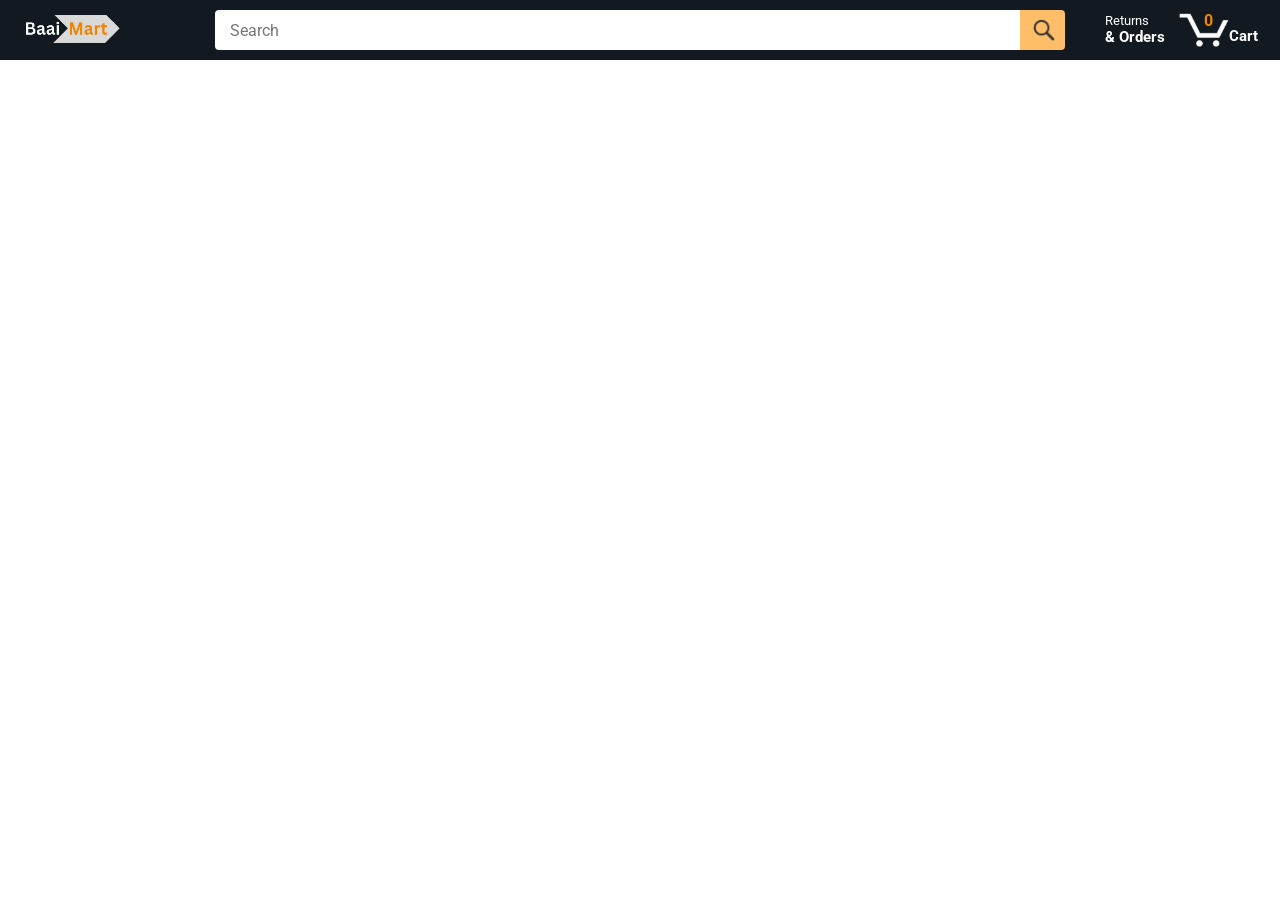
<file: index.html>
<!DOCTYPE html>
<html>
  <head>
    <title>baaimart</title>

    <!-- This code is needed for responsive design to work.
      (Responsive design = make the website look good on
      smaller screen sizes like a phone or a tablet). -->
    <meta name="viewport" content="width=device-width, initial-scale=1">

    <!-- Load a font called Roboto from Google Fonts. -->
    <link rel="preconnect" href="https://fonts.googleapis.com">
    <link rel="preconnect" href="https://fonts.gstatic.com" crossorigin>
    <link href="https://fonts.googleapis.com/css2?family=Roboto:wght@400;500;700&display=swap" rel="stylesheet">

    <!-- Here are the CSS files for this page. -->
    <link rel="stylesheet" href="styles/shared/general.css">
    <link rel="stylesheet" href="styles/shared/amazon-header.css">
    <link rel="stylesheet" href="styles/pages/amazon.css">
  </head>
  <body>
    <div class="amazon-header">
      <div class="amazon-header-left-section">
        <a href="" class="header-link">
          <img class="amazon-logo"
            src="images/amazon-logo-white.png">
          <img class="amazon-mobile-logo"
            src="images/amazon-mobile-logo-white.png">
        </a>
      </div>

      <div class="amazon-header-middle-section">
        <input class="search-bar" type="text" placeholder="Search">

        <button class="search-button">
          <img class="search-icon" src="images/icons/search-icon.png">
        </button>
      </div>

      <div class="amazon-header-right-section">
        <a class="orders-link header-link" href="orders">
          <span class="returns-text">Returns</span>
          <span class="orders-text">& Orders</span>
        </a>

        <a class="cart-link header-link" href="checkout">
          <img class="cart-icon" src="images/icons/cart-icon.png">
          <div class="cart-quantity js-cart-quantity">0</div>
          <div class="cart-text">Cart</div>
        </a>
      </div>
    </div>

    <div class="main">
      <div class="products-grid js-products-grid">
      </div>
    </div>

    <script type="module" src="scripts/amazon.js"></script>
  </body>
</html>
</file>
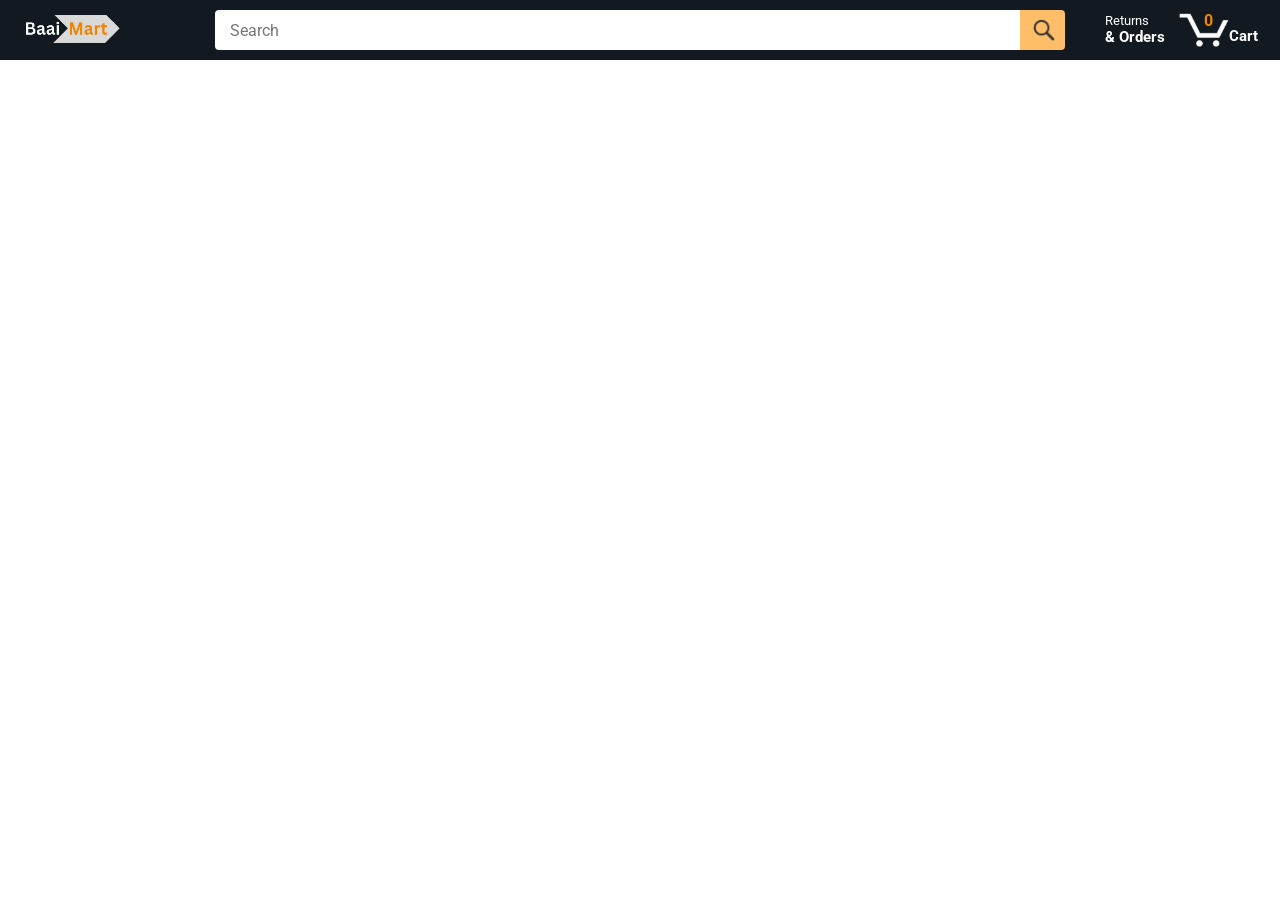
<file: amazon.html>
<!DOCTYPE html>
<html>
  <head>
    <title>Baai Mart</title>

    <!-- This code is needed for responsive design to work.
      (Responsive design = make the website look good on
      smaller screen sizes like a phone or a tablet). -->
    <meta name="viewport" content="width=device-width, initial-scale=1">

    <!-- Load a font called Roboto from Google Fonts. -->
    <link rel="preconnect" href="https://fonts.googleapis.com">
    <link rel="preconnect" href="https://fonts.gstatic.com" crossorigin>
    <link href="https://fonts.googleapis.com/css2?family=Roboto:wght@400;500;700&display=swap" rel="stylesheet">

    <!-- Here are the CSS files for this page. -->
    <link rel="stylesheet" href="styles/shared/general.css">
    <link rel="stylesheet" href="styles/shared/amazon-header.css">
    <link rel="stylesheet" href="styles/pages/amazon.css">
  </head>
  <body>
    <div class="amazon-header">
      <div class="amazon-header-left-section">
        <a href="amazon.html" class="header-link">
          <img class="amazon-logo"
            src="images/amazon-logo-white.png">
          <img class="amazon-mobile-logo"
            src="images/amazon-mobile-logo-white.png">
        </a>
      </div>

      <div class="amazon-header-middle-section">
        <input class="search-bar" type="text" placeholder="Search">

        <button class="search-button">
          <img class="search-icon" src="images/icons/search-icon.png">
        </button>
      </div>

      <div class="amazon-header-right-section">
        <a class="orders-link header-link" href="orders.html">
          <span class="returns-text">Returns</span>
          <span class="orders-text">& Orders</span>
        </a>

        <a class="cart-link header-link" href="checkout.html">
          <img class="cart-icon" src="images/icons/cart-icon.png">
          <div class="cart-quantity js-cart-quantity">0</div>
          <div class="cart-text">Cart</div>
        </a>
      </div>
    </div>

    <div class="main">
      <div class="products-grid js-products-grid">
      </div>
    </div>

    <script type="module" src="scripts/amazon.js"></script>
  </body>
</html>
</file>
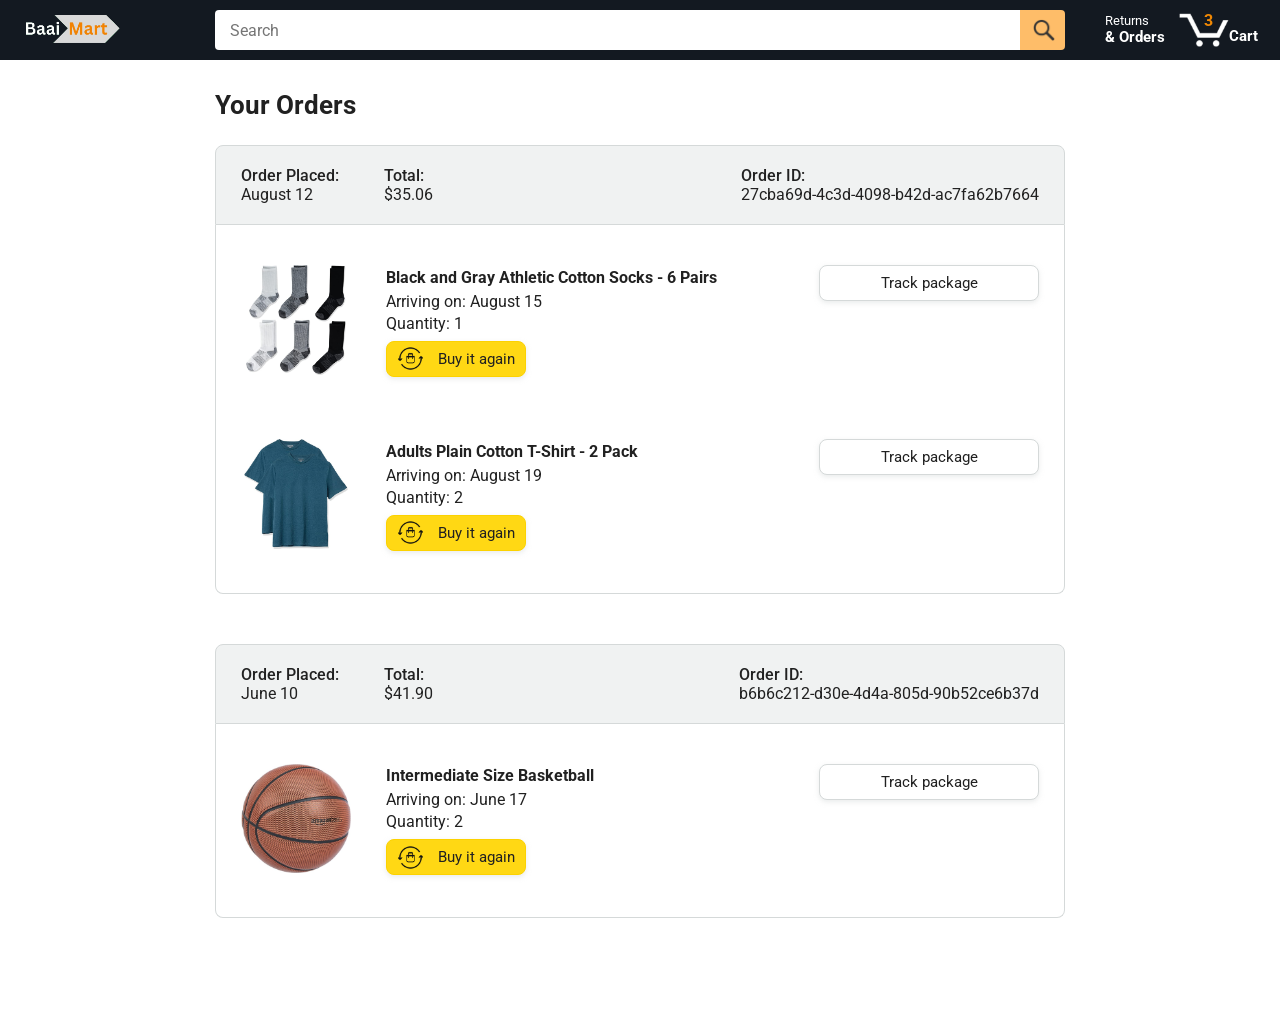
<file: orders.html>
<!DOCTYPE html>
<html>
  <head>
    <title>Orders</title>

    <!-- This code is needed for responsive design to work.
      (Responsive design = make the website look good on
      smaller screen sizes like a phone or a tablet). -->
    <meta name="viewport" content="width=device-width, initial-scale=1">

    <!-- Load a font called Roboto from Google Fonts. -->
    <link rel="preconnect" href="https://fonts.googleapis.com">
    <link rel="preconnect" href="https://fonts.gstatic.com" crossorigin>
    <link href="https://fonts.googleapis.com/css2?family=Roboto:wght@400;500;700&display=swap" rel="stylesheet">

    <!-- Here are the CSS files for this page. -->
    <link rel="stylesheet" href="styles/shared/general.css">
    <link rel="stylesheet" href="styles/shared/amazon-header.css">
    <link rel="stylesheet" href="styles/pages/orders.css">
  </head>
  <body>
    <div class="amazon-header">
      <div class="amazon-header-left-section">
        <a href="index" class="header-link">
          <img class="amazon-logo"
            src="images/amazon-logo-white.png">
          <img class="amazon-mobile-logo"
            src="images/amazon-mobile-logo-white.png">
        </a>
      </div>

      <div class="amazon-header-middle-section">
        <input class="search-bar" type="text" placeholder="Search">

        <button class="search-button">
          <img class="search-icon" src="images/icons/search-icon.png">
        </button>
      </div>

      <div class="amazon-header-right-section">
        <a class="orders-link header-link" href="index">
          <span class="returns-text">Returns</span>
          <span class="orders-text">& Orders</span>
        </a>

        <a class="cart-link header-link" href="checkout">
          <img class="cart-icon" src="images/icons/cart-icon.png">
          <div class="cart-quantity">3</div>
          <div class="cart-text">Cart</div>
        </a>
      </div>
    </div>

    <div class="main">
      <div class="page-title">Your Orders</div>

      <div class="orders-grid">
        <div class="order-container">

          <div class="order-header">
            <div class="order-header-left-section">
              <div class="order-date">
                <div class="order-header-label">Order Placed:</div>
                <div>August 12</div>
              </div>
              <div class="order-total">
                <div class="order-header-label">Total:</div>
                <div>$35.06</div>
              </div>
            </div>

            <div class="order-header-right-section">
              <div class="order-header-label">Order ID:</div>
              <div>27cba69d-4c3d-4098-b42d-ac7fa62b7664</div>
            </div>
          </div>

          <div class="order-details-grid">
            <div class="product-image-container">
              <img src="images/products/athletic-cotton-socks-6-pairs.jpg">
            </div>

            <div class="product-details">
              <div class="product-name">
                Black and Gray Athletic Cotton Socks - 6 Pairs
              </div>
              <div class="product-delivery-date">
                Arriving on: August 15
              </div>
              <div class="product-quantity">
                Quantity: 1
              </div>
              <button class="buy-again-button button-primary">
                <img class="buy-again-icon" src="images/icons/buy-again.png">
                <span class="buy-again-message">Buy it again</span>
              </button>
            </div>

            <div class="product-actions">
              <a href="tracking">
                <button class="track-package-button button-secondary">
                  Track package
                </button>
              </a>
            </div>

            <div class="product-image-container">
              <img src="images/products/adults-plain-cotton-tshirt-2-pack-teal.jpg">
            </div>

            <div class="product-details">
              <div class="product-name">
                Adults Plain Cotton T-Shirt - 2 Pack
              </div>
              <div class="product-delivery-date">
                Arriving on: August 19
              </div>
              <div class="product-quantity">
                Quantity: 2
              </div>
              <button class="buy-again-button button-primary">
                <img class="buy-again-icon" src="images/icons/buy-again.png">
                <span class="buy-again-message">Buy it again</span>
              </button>
            </div>

            <div class="product-actions">
              <a href="tracking">
                <button class="track-package-button button-secondary">
                  Track package
                </button>
              </a>
            </div>
          </div>
        </div>

        <div class="order-container">

          <div class="order-header">
            <div class="order-header-left-section">
              <div class="order-date">
                <div class="order-header-label">Order Placed:</div>
                <div>June 10</div>
              </div>
              <div class="order-total">
                <div class="order-header-label">Total:</div>
                <div>$41.90</div>
              </div>
            </div>

            <div class="order-header-right-section">
              <div class="order-header-label">Order ID:</div>
              <div>b6b6c212-d30e-4d4a-805d-90b52ce6b37d</div>
            </div>
          </div>

          <div class="order-details-grid">
            <div class="product-image-container">
              <img src="images/products/intermediate-composite-basketball.jpg">
            </div>

            <div class="product-details">
              <div class="product-name">
                Intermediate Size Basketball
              </div>
              <div class="product-delivery-date">
                Arriving on: June 17
              </div>
              <div class="product-quantity">
                Quantity: 2
              </div>
              <button class="buy-again-button button-primary">
                <img class="buy-again-icon" src="images/icons/buy-again.png">
                <span class="buy-again-message">Buy it again</span>
              </button>
            </div>

            <div class="product-actions">
              <a href="tracking">
                <button class="track-package-button button-secondary">
                  Track package
                </button>
              </a>
            </div>
          </div>
        </div>
      </div>
    </div>
  </body>
</html>
</file>
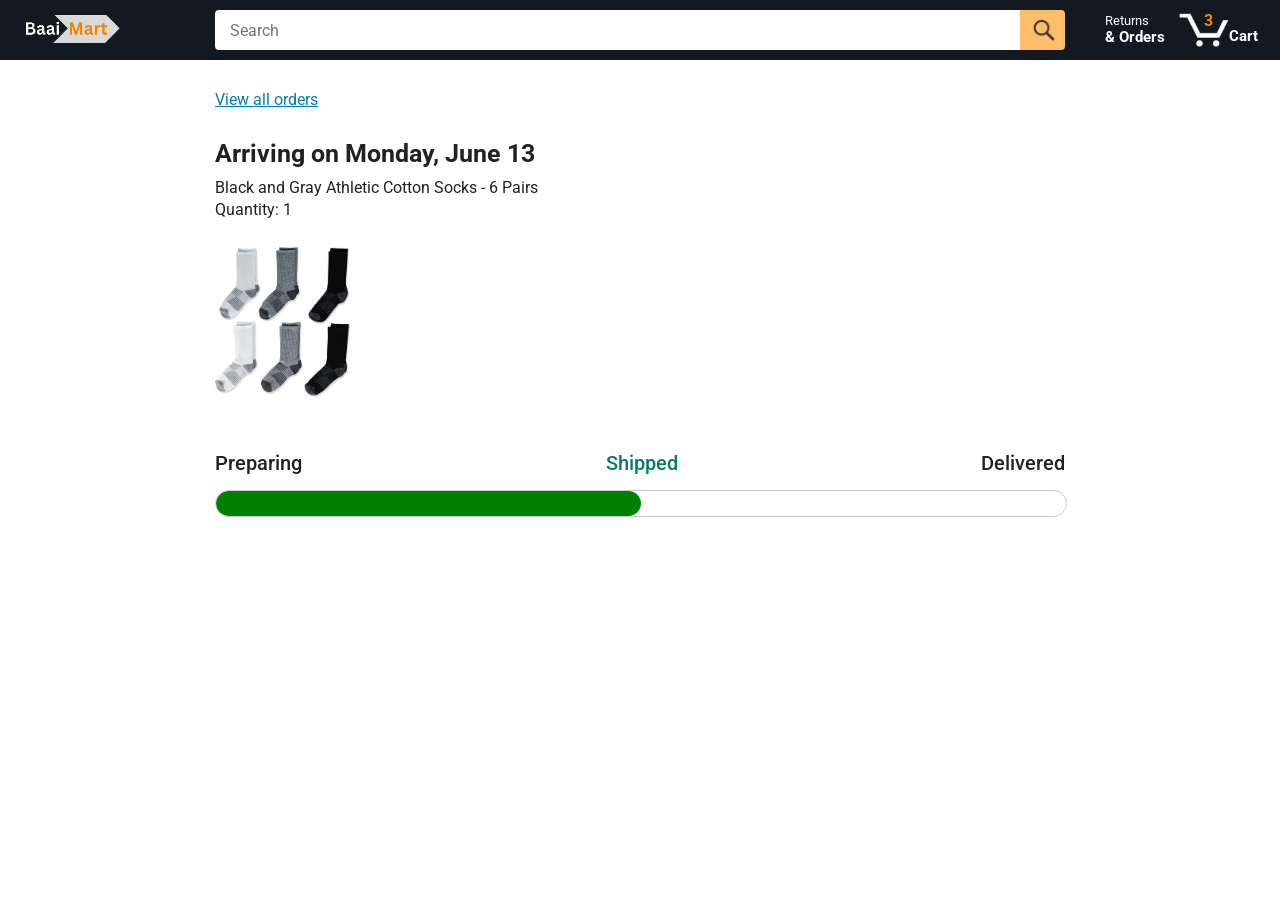
<file: tracking.html>
<!DOCTYPE html>
<html>
  <head>
    <title>Tracking</title>

    <!-- This code is needed for responsive design to work.
      (Responsive design = make the website look good on
      smaller screen sizes like a phone or a tablet). -->
    <meta name="viewport" content="width=device-width, initial-scale=1">

    <!-- Load a font called Roboto from Google Fonts. -->
    <link rel="preconnect" href="https://fonts.googleapis.com">
    <link rel="preconnect" href="https://fonts.gstatic.com" crossorigin>
    <link href="https://fonts.googleapis.com/css2?family=Roboto:wght@400;500;700&display=swap" rel="stylesheet">

    <!-- Here are the CSS files for this page. -->
    <link rel="stylesheet" href="styles/shared/general.css">
    <link rel="stylesheet" href="styles/shared/amazon-header.css">
    <link rel="stylesheet" href="styles/pages/tracking.css">
  </head>
  <body>
    <div class="amazon-header">
      <div class="amazon-header-left-section">
        <a href="index" class="header-link">
          <img class="amazon-logo"
            src="images/amazon-logo-white.png">
          <img class="amazon-mobile-logo"
            src="images/amazon-mobile-logo-white.png">
        </a>
      </div>

      <div class="amazon-header-middle-section">
        <input class="search-bar" type="text" placeholder="Search">

        <button class="search-button">
          <img class="search-icon" src="images/icons/search-icon.png">
        </button>
      </div>

      <div class="amazon-header-right-section">
        <a class="orders-link header-link" href="orders">
          <span class="returns-text">Returns</span>
          <span class="orders-text">& Orders</span>
        </a>

        <a class="cart-link header-link" href="checkout">
          <img class="cart-icon" src="images/icons/cart-icon.png">
          <div class="cart-quantity">3</div>
          <div class="cart-text">Cart</div>
        </a>
      </div>
    </div>

    <div class="main">
      <div class="order-tracking">
        <a class="back-to-orders-link link-primary" href="orders">
          View all orders
        </a>

        <div class="delivery-date">
          Arriving on Monday, June 13
        </div>

        <div class="product-info">
          Black and Gray Athletic Cotton Socks - 6 Pairs
        </div>

        <div class="product-info">
          Quantity: 1
        </div>

        <img class="product-image" src="images/products/athletic-cotton-socks-6-pairs.jpg">

        <div class="progress-labels-container">
          <div class="progress-label">
            Preparing
          </div>
          <div class="progress-label current-status">
            Shipped
          </div>
          <div class="progress-label">
            Delivered
          </div>
        </div>

        <div class="progress-bar-container">
          <div class="progress-bar"></div>
        </div>
      </div>
    </div>

    <script>
      const url = new URL(window.location.href);
      console.log(url.searchParams.get('orderId'));
      console.log(url.searchParams.get('productId'));
    </script>
  </body>
</html>
</file>
<file: styles/shared/general.css>
body {
    font-family: Roboto, Arial;
    color: rgb(33, 33, 33);
    /* The <body> element has a default margin of 8px
       on all sides. This removes the default margins. */
    margin: 0;
  }
  
  /* <p> elements have a default margin on the top
     and bottom. This removes the default margins. */
  p {
    margin: 0;
  }
  
  button {
    cursor: pointer;
  }
  
  select {
    cursor: pointer;
  }
  
  input, select, button {
    font-family: Roboto, Arial;
  }
  
  .button-primary {
    color: rgb(33, 33, 33);
    background-color: rgb(255, 216, 20);
    border: 1px solid rgb(252, 210, 0);
    border-radius: 8px;
    cursor: pointer;
    box-shadow: 0 2px 5px rgba(213, 217, 217, 0.5);
  }
  
  .button-primary:hover {
    background-color: rgb(247, 202, 0);
    border: 1px solid rgb(242, 194, 0);
  }
  
  .button-primary:active {
    background: rgb(255, 216, 20);
    border-color: rgb(252, 210, 0);
    box-shadow: none;
  }
  
  .button-secondary {
    color: rgb(33, 33, 33);
    background: white;
    border: 1px solid rgb(213, 217, 217);
    border-radius: 8px;
    cursor: pointer;
    box-shadow: 0 2px 5px rgba(213, 217, 217, 0.5);
  }
  
  .button-secondary:hover {
    background-color: rgb(247, 250, 250);
  }
  
  .button-secondary:active {
    background-color: rgb(237, 253, 255);
    box-shadow: none;
  }
  
  /* These styles will limit text to 2 lines. Anything
     beyond 2 lines will be replaced with "..."
     You can find this code by using an A.I. tool or by
     searching in Google.
     https://css-tricks.com/almanac/properties/l/line-clamp/ */
  .limit-text-to-2-lines {
    display: -webkit-box;
    -webkit-line-clamp: 2;
    -webkit-box-orient: vertical;
    overflow: hidden;
  }
  
  .link-primary {
    color: rgb(1, 124, 182);
    cursor: pointer;
  }
  
  .link-primary:hover {
    color: rgb(196, 80, 0);
  }
  
  /* Styles for dropdown selectors. */
  select {
    color: rgb(33, 33, 33);
    background-color: rgb(240, 240, 240);
    border: 1px solid rgb(213, 217, 217);
    border-radius: 8px;
    padding: 3px 5px;
    font-size: 15px;
    cursor: pointer;
    box-shadow: 0 2px 5px rgba(213, 217, 217, 0.5);
  }
  
  select:focus,
  input:focus {
    outline: 2px solid rgb(255, 153, 0);
  }
</file>
<file: styles/shared/amazon-header.css>
.amazon-header {
    background-color: rgb(19, 25, 33);
    color: white;
    padding-left: 15px;
    padding-right: 15px;
  
    display: flex;
    align-items: center;
    justify-content: space-between;
  
    position: fixed;
    top: 0;
    left: 0;
    right: 0;
    height: 60px;
  }
  
  .amazon-header-left-section {
    width: 180px;
  }
  
  @media (max-width: 800px) {
    .amazon-header-left-section {
      width: unset;
    }
  }
  
  .header-link {
    display: inline-block;
    padding: 6px;
    border-radius: 2px;
    cursor: pointer;
    text-decoration: none;
    border: 1px solid rgba(0, 0, 0, 0);
  }
  
  .header-link:hover {
    border: 1px solid white;
  }
  
  .amazon-logo {
    width: 100px;
    margin-top: 5px;
  }
  
  .amazon-mobile-logo {
    display: none;
  }
  
  @media (max-width: 575px) {
    .amazon-logo {
      display: none;
    }
  
    .amazon-mobile-logo {
      display: block;
      height: 35px;
      margin-top: 5px;
    }
  }
  
  .amazon-header-middle-section {
    flex: 1;
    max-width: 850px;
    margin-left: 10px;
    margin-right: 10px;
    display: flex;
  }
  
  .search-bar {
    flex: 1;
    width: 0;
    font-size: 16px;
    height: 38px;
    padding-left: 15px;
    border: none;
    border-top-left-radius: 4px;
    border-bottom-left-radius: 4px;
    border-top-right-radius: 0;
    border-bottom-right-radius: 0;
  }
  
  .search-button {
    background-color: rgb(254, 189, 105);
    border: none;
    width: 45px;
    height: 40px;
    border-top-right-radius: 4px;
    border-bottom-right-radius: 4px;
    flex-shrink: 0;
  }
  
  .search-icon {
    height: 22px;
    margin-left: 2px;
    margin-top: 3px;
  }
  
  .amazon-header-right-section {
    width: 180px;
    flex-shrink: 0;
    display: flex;
    justify-content: end;
  }
  
  .orders-link {
    color: white;
  }
  
  .returns-text {
    display: block;
    font-size: 13px;
  }
  
  .orders-text {
    display: block;
    font-size: 15px;
    font-weight: 700;
  }
  
  .cart-link {
    color: white;
    display: flex;
    align-items: center;
    position: relative;
  }
  
  .cart-icon {
    width: 50px;
  }
  
  .cart-text {
    margin-top: 12px;
    font-size: 15px;
    font-weight: 700;
  }
  
  .cart-quantity {
    color: rgb(240, 136, 4);
    font-size: 16px;
    font-weight: 700;
  
    position: absolute;
    top: 4px;
    left: 22px;
    
    width: 26px;
    text-align: center;
  }
</file>
<file: styles/pages/amazon.css>
.main {
    margin-top: 60px;
  }
  
  .products-grid {
    display: grid;
  
    /* - In CSS Grid, 1fr means a column will take up the
         remaining space in the grid.
       - If we write 1fr 1fr ... 1fr; 8 times, this will
         divide the grid into 8 columns, each taking up an
         equal amount of the space.
       - repeat(8, 1fr); is a shortcut for repeating "1fr"
         8 times (instead of typing out "1fr" 8 times).
         repeat(...) is a special property that works with
         display: grid; */
    grid-template-columns: repeat(8, 1fr);
  }
  
  /* @media is used to create responsive design (making the
     website look good on any screen size). This @media
     means when the screen width is 2000px or less, we
     will divide the grid into 7 columns instead of 8. */
  @media (max-width: 2000px) {
    .products-grid {
      grid-template-columns: repeat(7, 1fr);
    }
  }
  
  /* This @media means when the screen width is 1600px or
     less, we will divide the grid into 6 columns. */
  @media (max-width: 1600px) {
    .products-grid {
      grid-template-columns: repeat(6, 1fr);
    }
  }
  
  @media (max-width: 1300px) {
    .products-grid {
      grid-template-columns: repeat(5, 1fr);
    }
  }
  
  @media (max-width: 1000px) {
    .products-grid {
      grid-template-columns: repeat(4, 1fr);
    }
  }
  
  @media (max-width: 800px) {
    .products-grid {
      grid-template-columns: repeat(3, 1fr);
    }
  }
  
  @media (max-width: 575px) {
    .products-grid {
      grid-template-columns: repeat(2, 1fr);
    }
  }
  
  @media (max-width: 450px) {
    .products-grid {
      grid-template-columns: 1fr;
    }
  }
  
  .product-container {
    padding-top: 40px;
    padding-bottom: 25px;
    padding-left: 25px;
    padding-right: 25px;
  
    border-right: 1px solid rgb(231, 231, 231);
    border-bottom: 1px solid rgb(231, 231, 231);
  
    display: flex;
    flex-direction: column;
  }
  
  .product-image-container {
    display: flex;
    justify-content: center;
    align-items: center;
  
    height: 180px;
    margin-bottom: 20px;
  }
  
  .product-image {
    /* Images will overflow their container by default. To
      prevent this, we set max-width and max-height to 100%
      so they stay inside their container. */
    max-width: 100%;
    max-height: 100%;
  }
  
  .product-name {
    height: 40px;
    margin-bottom: 5px;
  }
  
  .product-rating-container {
    display: flex;
    align-items: center;
    margin-bottom: 10px;
  }
  
  .product-rating-stars {
    width: 100px;
    margin-right: 6px;
  }
  
  .product-rating-count {
    color: rgb(1, 124, 182);
    cursor: pointer;
    margin-top: 3px;
  }
  
  .product-price {
    font-weight: 700;
    margin-bottom: 10px;
  }
  
  .product-quantity-container {
    margin-bottom: 17px;
  }
  
  .product-spacer {
    flex: 1;
  }
  
  .added-to-cart {
    color: rgb(6, 125, 98);
    font-size: 16px;
  
    display: flex;
    align-items: center;
    margin-bottom: 8px;
  
    /* At first, the "Added to cart" message will
       be invisible. Use JavaScript to change the
       opacity and make it visible. */
    opacity: 0;
  }
  
  .added-to-cart img {
    height: 20px;
    margin-right: 5px;
  }
  
  .add-to-cart-button {
    width: 100%;
    padding: 8px;
    border-radius: 50px;
  }
</file>
<file: styles/pages/orders.css>
.main {
    max-width: 850px;
    margin-top: 90px;
    margin-bottom: 100px;
    padding-left: 20px;
    padding-right: 20px;
  
    /* margin-left: auto;
       margin-right auto;
       Is a trick for centering an element horizontally
       without needing a container. */
    margin-left: auto;
    margin-right: auto;
  }
  
  .page-title {
    font-weight: 700;
    font-size: 26px;
    margin-bottom: 25px;
  }
  
  .orders-grid {
    display: grid;
    grid-template-columns: 1fr;
    row-gap: 50px;
  }
  
  .order-header {
    background-color: rgb(240, 242, 242);
    border: 1px solid rgb(213, 217, 217);
  
    display: flex;
    align-items: center;
    justify-content: space-between;
  
    padding: 20px 25px;
    border-top-left-radius: 8px;
    border-top-right-radius: 8px;
  }
  
  .order-header-left-section {
    display: flex;
    flex-shrink: 0;
  }
  
  .order-header-label {
    font-weight: 500;
  }
  
  .order-date,
  .order-total {
    margin-right: 45px;
  }
  
  .order-header-right-section {
    flex-shrink: 1;
  }
  
  @media (max-width: 575px) {
    .order-header {
      flex-direction: column;
      align-items: start;
      line-height: 23px;
      padding: 15px;
    }
  
    .order-header-left-section {
      flex-direction: column;
    }
  
    .order-header-label {
      margin-right: 5px;
    }
  
    .order-date,
    .order-total {
      display: grid;
      grid-template-columns: auto 1fr;
      margin-right: 0;
    }
  
    .order-header-right-section {
      display: grid;
      grid-template-columns: auto 1fr;
    }
  }
  
  .order-details-grid {
    padding: 40px 25px;
    border: 1px solid rgb(213, 217, 217);
    border-top: none;
    border-bottom-left-radius: 8px;
    border-bottom-right-radius: 8px;
  
    display: grid;
    grid-template-columns: 110px 1fr 220px;
    column-gap: 35px;
    row-gap: 60px;
    align-items: center;
  }
  
  @media (max-width: 800px) {
    .order-details-grid {
      grid-template-columns: 110px 1fr;
      row-gap: 0;
      padding-bottom: 8px;
    }
  }
  
  @media (max-width: 450px) {
    .order-details-grid {
      grid-template-columns: 1fr;
    }
  }
  
  .product-image-container {
    text-align: center;
  }
  
  .product-image-container img {
    max-width: 110px;
    max-height: 110px;
  }
  
  .product-name {
    font-weight: 700;
    margin-bottom: 5px;
  }
  
  .product-delivery-date {
    margin-bottom: 3px;
  }
  
  .product-quantity {
    margin-bottom: 8px;
  }
  
  .buy-again-button {
    font-size: 15px;
    width: 140px;
    height: 36px;
    border-radius: 8px;
  
    display: flex;
    align-items: center;
    justify-content: center;
  }
  
  .buy-again-icon {
    width: 25px;
    margin-right: 15px;
  }
  
  .product-actions {
    align-self: start;
  }
  
  .track-package-button {
    width: 100%;
    font-size: 15px;
    padding: 8px;
  }
  
  @media (max-width: 800px) {
    .buy-again-button {
      margin-bottom: 10px;
    }
  
    .product-actions {
      /* grid-column: 2 means this element will be placed
         in column 2 in the grid. (Normally, the column that
         an element is placed in is determined by the order
         of the elements in the HTML. grid-column overrides
         this default ordering). */
      grid-column: 2;
      margin-bottom: 30px;
    }
  
    .track-package-button {
      width: 140px;
    }
  }
  
  @media (max-width: 450px) {
    .product-image-container {
      text-align: center;
      margin-bottom: 25px;
    }
  
    .product-image-container img {
      max-width: 150px;
      max-height: 150px;
    }
  
    .product-name {
      margin-bottom: 10px;
    }
  
    .product-quantity {
      margin-bottom: 15px;
    }
  
    .buy-again-button {
      width: 100%;
      margin-bottom: 15px;
    }
  
    .product-actions {
      /* grid-column: auto; undos grid-column: 2; from above.
         This element will now be placed in its normal column
         in the grid. */
      grid-column: auto;
      margin-bottom: 70px;
    }
  
    .track-package-button {
      width: 100%;
      padding: 12px;
    }
  }
</file>
<file: styles/pages/tracking.css>
.main {
    max-width: 850px;
    margin-top: 90px;
    margin-bottom: 100px;
    padding-left: 30px;
    padding-right: 30px;
  
    /* margin-left: auto;
       margin-right auto;
       Is a trick for centering an element horizontally
       without needing a container. */
    margin-left: auto;
    margin-right: auto;
  }
  
  .back-to-orders-link {
    display: inline-block;
    margin-bottom: 30px;
  }
  
  .delivery-date {
    font-size: 25px;
    font-weight: 700;
    margin-bottom: 10px;
  }
  
  .product-info {
    margin-bottom: 3px;
  }
  
  .product-image {
    max-width: 150px;
    max-height: 150px;
    margin-top: 25px;
    margin-bottom: 50px;
  }
  
  .progress-labels-container {
    display: flex;
    justify-content: space-between;
    font-size: 20px;
    font-weight: 500;
    margin-bottom: 15px;
  }
  
  .current-status {
    color: rgb(6, 125, 98);
  }
  
  @media (max-width: 575px) {
    .progress-labels-container {
      font-size: 16px;
    }
  }
  
  @media (max-width: 450px) {
    .progress-labels-container {
      flex-direction: column;
      margin-bottom: 5px;
    }
  
    .progress-label {
      margin-bottom: 3px;
    }
  }
  
  .progress-bar-container {
    height: 25px;
    width: 100%;
  
    border: 1px solid rgb(200, 200, 200);
    border-radius: 50px;
    overflow: hidden;
  }
  
  .progress-bar {
    height: 100%;
    background-color: green;
    border-radius: 50px;
    width: 50%;
  }
</file>
